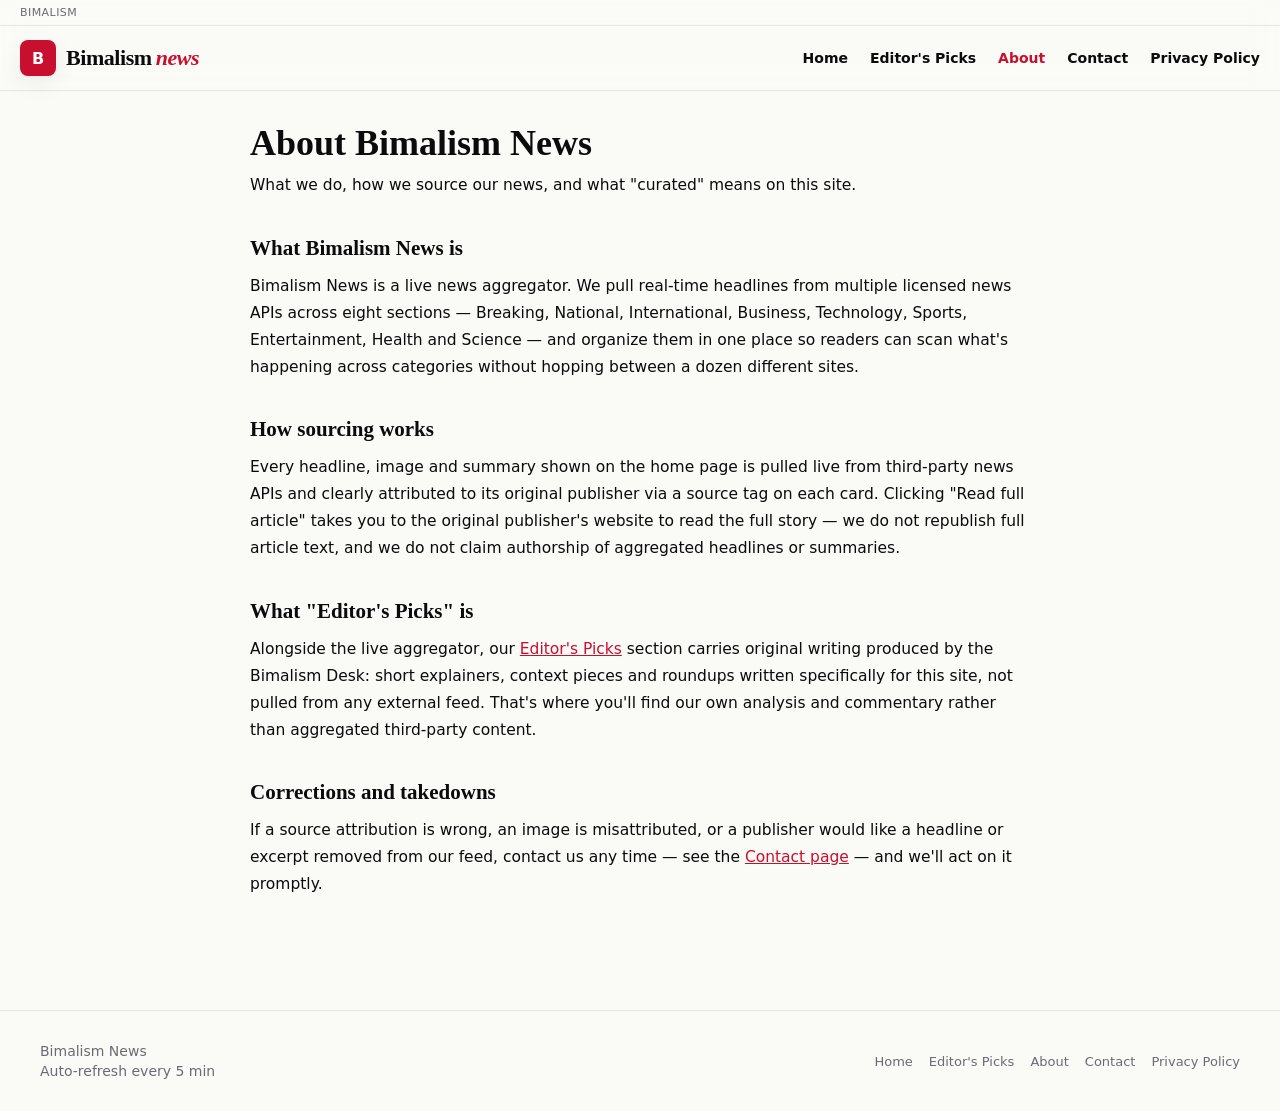
<file: about.html>
<!doctype html>
<html lang="en">
<head>
<meta charset="utf-8"/>
<meta name="viewport" content="width=device-width,initial-scale=1"/>
<title>About — Bimalism News</title>
<meta name="description" content="Bimalism News is a live news aggregator and curation site covering India, World, Business, Tech, Sports, Entertainment, Health and Science — plus original editorial commentary."/>
<link rel="canonical" href="https://www.bimalism.com/about.html"/>
<link rel="stylesheet" href="styles.css"/>
</head>
<body>
<script async src="https://pagead2.googlesyndication.com/pagead/js/adsbygoogle.js?client=ca-pub-7551440219345789"
   crossorigin="anonymous"></script>

<header class="bn-header bn-header-static">
  <div class="bn-topstrip"><span>BIMALISM</span></div>
  <div class="bn-header-row bn-header-row-static">
    <a class="bn-brand" href="index.html">
      <div class="bn-logo-mark">B</div>
      <div class="bn-logo-text">Bimalism<span>news</span></div>
    </a>
    <nav class="bn-static-nav">
      <a href="index.html">Home</a>
      <a href="editors-picks.html">Editor's Picks</a>
      <a class="active" href="about.html">About</a>
      <a href="contact.html">Contact</a>
      <a href="privacy.html">Privacy Policy</a>
    </nav>
  </div>
</header>

<main class="bn-main bn-container bn-static-page">
  <h1>About Bimalism News</h1>
  <p class="bn-static-sub">What we do, how we source our news, and what "curated" means on this site.</p>

  <h2>What Bimalism News is</h2>
  <p>Bimalism News is a live news aggregator. We pull real-time headlines from multiple licensed news APIs across
  eight sections — Breaking, National, International, Business, Technology, Sports, Entertainment, Health and
  Science — and organize them in one place so readers can scan what's happening across categories without
  hopping between a dozen different sites.</p>

  <h2>How sourcing works</h2>
  <p>Every headline, image and summary shown on the home page is pulled live from third-party news APIs and
  clearly attributed to its original publisher via a source tag on each card. Clicking "Read full article" takes
  you to the original publisher's website to read the full story — we do not republish full article text, and we
  do not claim authorship of aggregated headlines or summaries.</p>

  <h2>What "Editor's Picks" is</h2>
  <p>Alongside the live aggregator, our <a href="editors-picks.html">Editor's Picks</a> section carries original
  writing produced by the Bimalism Desk: short explainers, context pieces and roundups written specifically for
  this site, not pulled from any external feed. That's where you'll find our own analysis and commentary rather
  than aggregated third-party content.</p>

  <h2>Corrections and takedowns</h2>
  <p>If a source attribution is wrong, an image is misattributed, or a publisher would like a headline or excerpt
  removed from our feed, contact us any time — see the <a href="contact.html">Contact page</a> — and we'll act
  on it promptly.</p>
</main>

<footer class="bn-footer">
  <div class="bn-container">
    <div class="bn-footer-brand">
      <span>Bimalism News</span>
      <span>Auto-refresh every 5 min</span>
    </div>
    <nav class="bn-footer-nav">
      <a href="index.html">Home</a>
      <a href="editors-picks.html">Editor's Picks</a>
      <a href="about.html">About</a>
      <a href="contact.html">Contact</a>
      <a href="privacy.html">Privacy Policy</a>
    </nav>
  </div>
</footer>
</body>
</html>
</file>
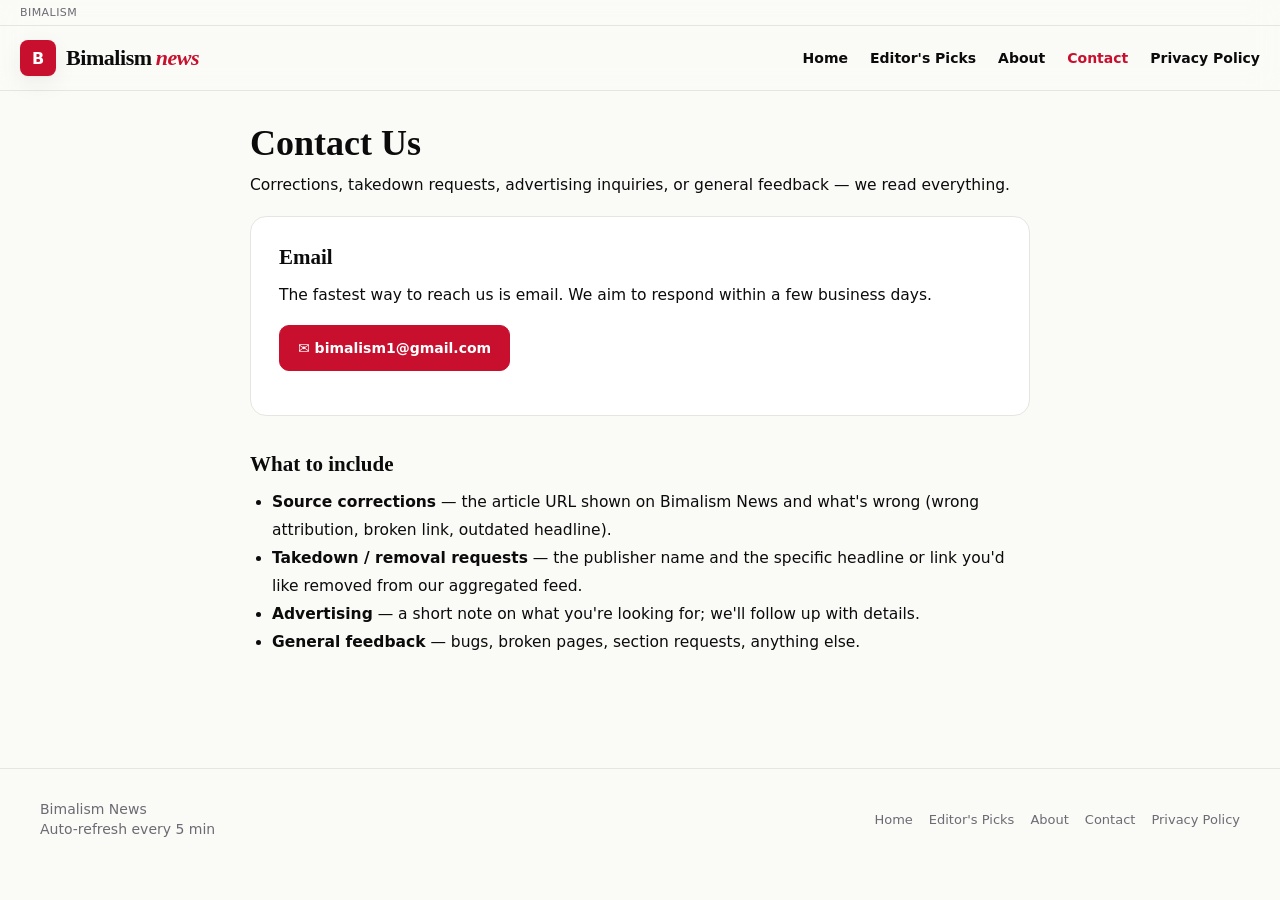
<file: contact.html>
<!doctype html>
<html lang="en">
<head>
<meta charset="utf-8"/>
<meta name="viewport" content="width=device-width,initial-scale=1"/>
<title>Contact — Bimalism News</title>
<meta name="description" content="Get in touch with Bimalism News for corrections, takedown requests, advertising or general feedback."/>
<link rel="canonical" href="https://www.bimalism.com/contact.html"/>
<link rel="stylesheet" href="styles.css"/>
</head>
<body>
<script async src="https://pagead2.googlesyndication.com/pagead/js/adsbygoogle.js?client=ca-pub-7551440219345789"
   crossorigin="anonymous"></script>

<header class="bn-header bn-header-static">
  <div class="bn-topstrip"><span>BIMALISM</span></div>
  <div class="bn-header-row bn-header-row-static">
    <a class="bn-brand" href="index.html">
      <div class="bn-logo-mark">B</div>
      <div class="bn-logo-text">Bimalism<span>news</span></div>
    </a>
    <nav class="bn-static-nav">
      <a href="index.html">Home</a>
      <a href="editors-picks.html">Editor's Picks</a>
      <a href="about.html">About</a>
      <a class="active" href="contact.html">Contact</a>
      <a href="privacy.html">Privacy Policy</a>
    </nav>
  </div>
</header>

<main class="bn-main bn-container bn-static-page">
  <h1>Contact Us</h1>
  <p class="bn-static-sub">Corrections, takedown requests, advertising inquiries, or general feedback — we read everything.</p>

  <div class="bn-contact-card">
    <h2>Email</h2>
    <p>The fastest way to reach us is email. We aim to respond within a few business days.</p>
    <p><a class="bn-btn primary" href="mailto:bimalism1@gmail.com">✉️ bimalism1@gmail.com</a></p>
  </div>

  <h2>What to include</h2>
  <ul>
    <li><strong>Source corrections</strong> — the article URL shown on Bimalism News and what's wrong (wrong
    attribution, broken link, outdated headline).</li>
    <li><strong>Takedown / removal requests</strong> — the publisher name and the specific headline or link you'd
    like removed from our aggregated feed.</li>
    <li><strong>Advertising</strong> — a short note on what you're looking for; we'll follow up with details.</li>
    <li><strong>General feedback</strong> — bugs, broken pages, section requests, anything else.</li>
  </ul>
</main>

<footer class="bn-footer">
  <div class="bn-container">
    <div class="bn-footer-brand">
      <span>Bimalism News</span>
      <span>Auto-refresh every 5 min</span>
    </div>
    <nav class="bn-footer-nav">
      <a href="index.html">Home</a>
      <a href="editors-picks.html">Editor's Picks</a>
      <a href="about.html">About</a>
      <a href="contact.html">Contact</a>
      <a href="privacy.html">Privacy Policy</a>
    </nav>
  </div>
</footer>
</body>
</html>
</file>
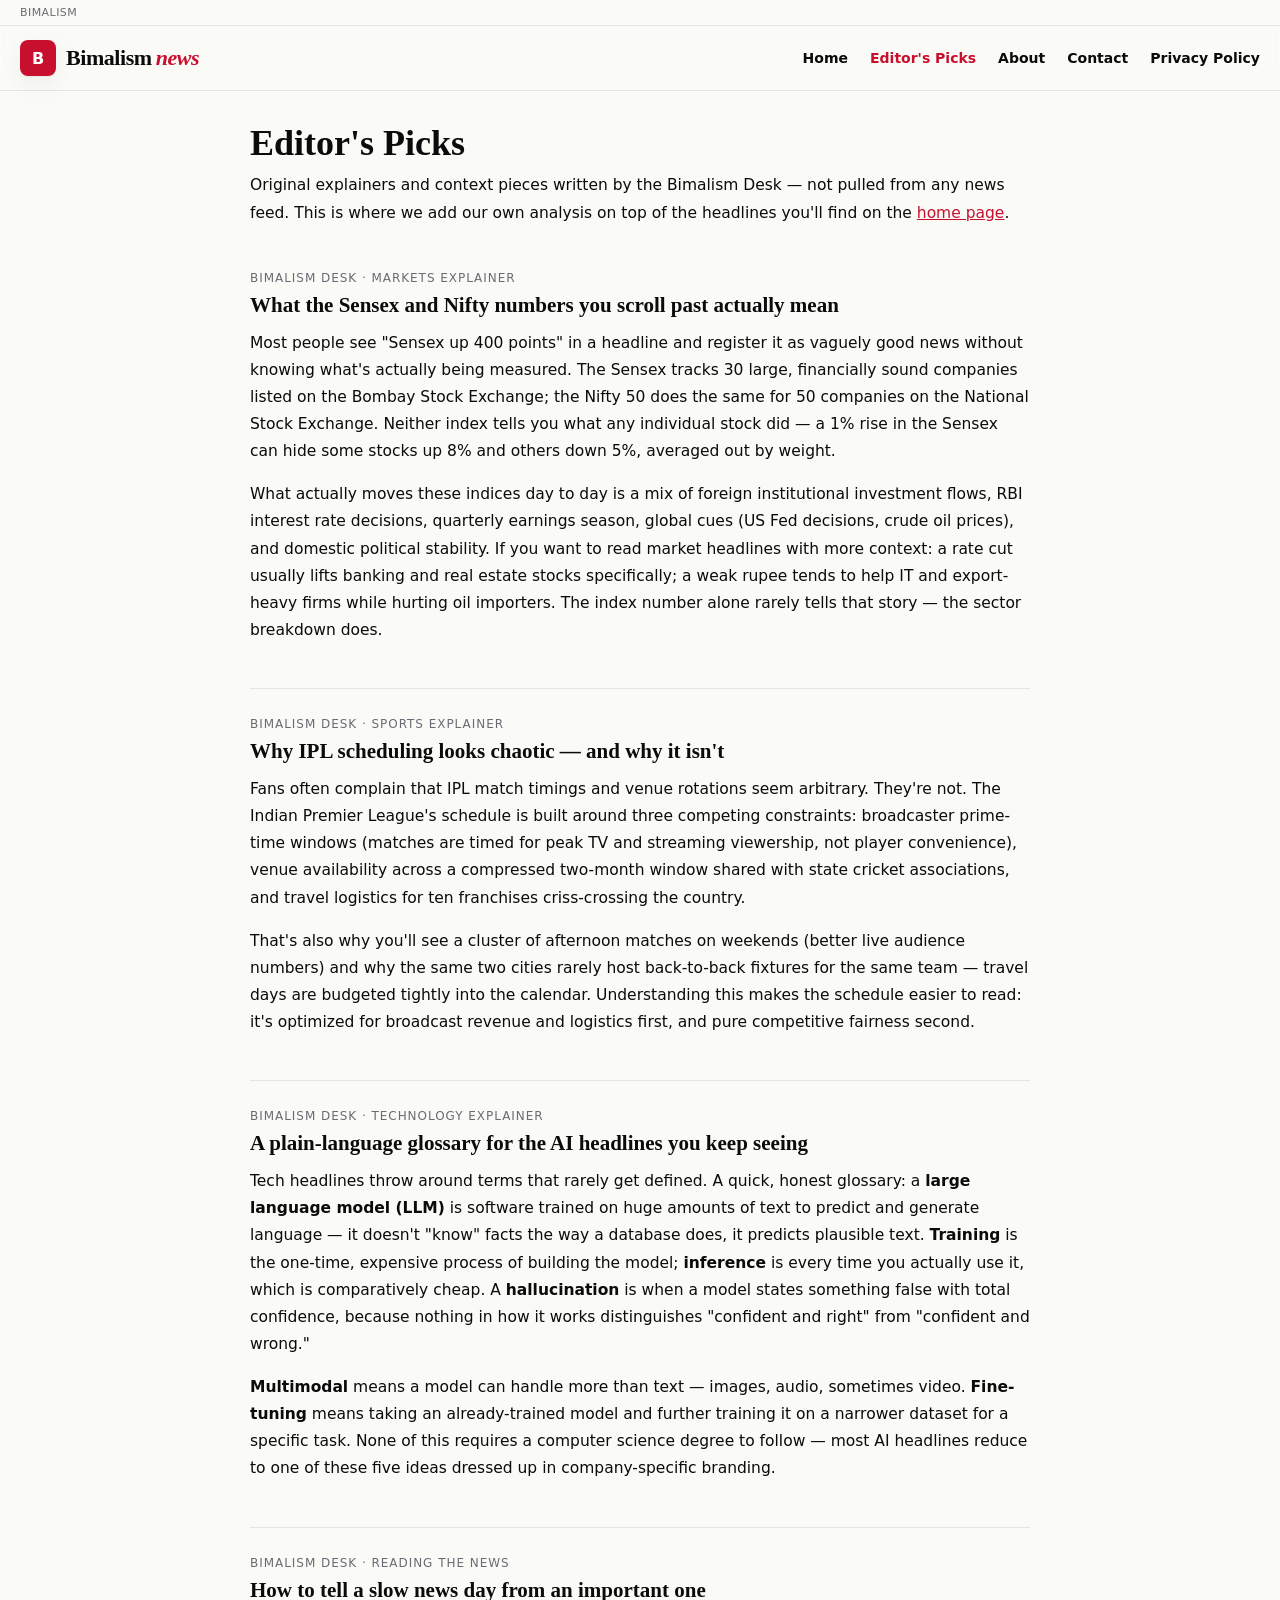
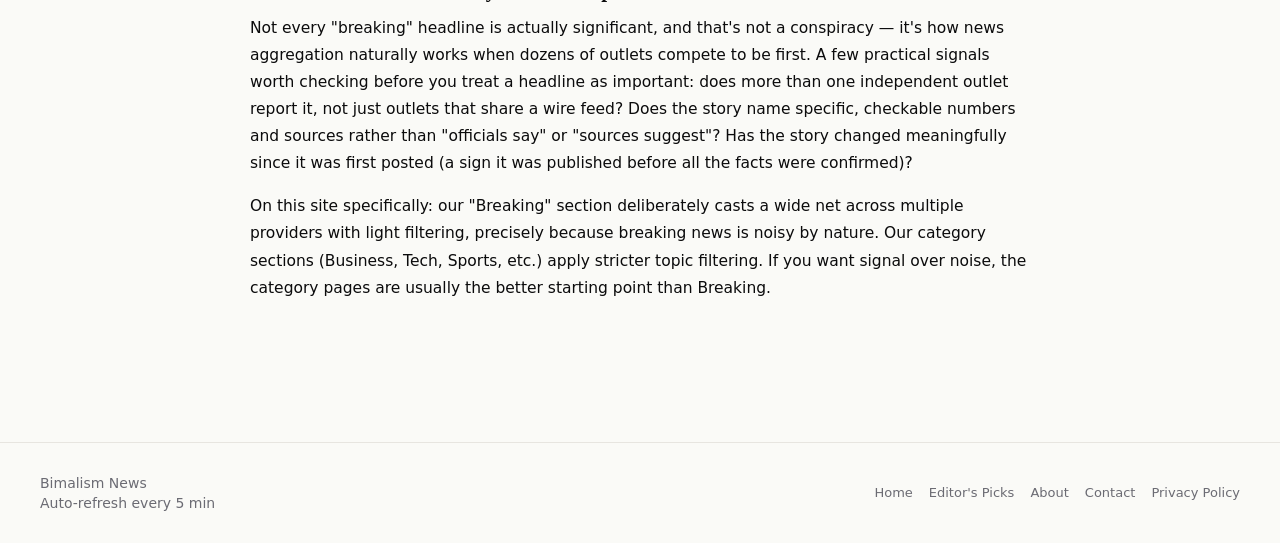
<file: editors-picks.html>
<!doctype html>
<html lang="en">
<head>
<meta charset="utf-8"/>
<meta name="viewport" content="width=device-width,initial-scale=1"/>
<title>Editor's Picks — Bimalism News</title>
<meta name="description" content="Original explainers and context pieces from the Bimalism Desk — written for this site, not aggregated from any feed."/>
<link rel="canonical" href="https://www.bimalism.com/editors-picks.html"/>
<link rel="stylesheet" href="styles.css"/>
</head>
<body>
<script async src="https://pagead2.googlesyndication.com/pagead/js/adsbygoogle.js?client=ca-pub-7551440219345789"
   crossorigin="anonymous"></script>

<header class="bn-header bn-header-static">
  <div class="bn-topstrip"><span>BIMALISM</span></div>
  <div class="bn-header-row bn-header-row-static">
    <a class="bn-brand" href="index.html">
      <div class="bn-logo-mark">B</div>
      <div class="bn-logo-text">Bimalism<span>news</span></div>
    </a>
    <nav class="bn-static-nav">
      <a href="index.html">Home</a>
      <a class="active" href="editors-picks.html">Editor's Picks</a>
      <a href="about.html">About</a>
      <a href="contact.html">Contact</a>
      <a href="privacy.html">Privacy Policy</a>
    </nav>
  </div>
</header>

<main class="bn-main bn-container bn-static-page">
  <h1>Editor's Picks</h1>
  <p class="bn-static-sub">Original explainers and context pieces written by the Bimalism Desk — not pulled from
  any news feed. This is where we add our own analysis on top of the headlines you'll find on the
  <a href="index.html">home page</a>.</p>

  <article class="bn-pick">
    <div class="bn-pick-meta">Bimalism Desk · Markets Explainer</div>
    <h2>What the Sensex and Nifty numbers you scroll past actually mean</h2>
    <p>Most people see "Sensex up 400 points" in a headline and register it as vaguely good news without knowing
    what's actually being measured. The Sensex tracks 30 large, financially sound companies listed on the Bombay
    Stock Exchange; the Nifty 50 does the same for 50 companies on the National Stock Exchange. Neither index
    tells you what any individual stock did — a 1% rise in the Sensex can hide some stocks up 8% and others down
    5%, averaged out by weight.</p>
    <p>What actually moves these indices day to day is a mix of foreign institutional investment flows, RBI
    interest rate decisions, quarterly earnings season, global cues (US Fed decisions, crude oil prices), and
    domestic political stability. If you want to read market headlines with more context: a rate cut usually
    lifts banking and real estate stocks specifically; a weak rupee tends to help IT and export-heavy firms while
    hurting oil importers. The index number alone rarely tells that story — the sector breakdown does.</p>
  </article>

  <article class="bn-pick">
    <div class="bn-pick-meta">Bimalism Desk · Sports Explainer</div>
    <h2>Why IPL scheduling looks chaotic — and why it isn't</h2>
    <p>Fans often complain that IPL match timings and venue rotations seem arbitrary. They're not. The Indian
    Premier League's schedule is built around three competing constraints: broadcaster prime-time windows
    (matches are timed for peak TV and streaming viewership, not player convenience), venue availability across
    a compressed two-month window shared with state cricket associations, and travel logistics for ten franchises
    criss-crossing the country.</p>
    <p>That's also why you'll see a cluster of afternoon matches on weekends (better live audience numbers) and
    why the same two cities rarely host back-to-back fixtures for the same team — travel days are budgeted
    tightly into the calendar. Understanding this makes the schedule easier to read: it's optimized for
    broadcast revenue and logistics first, and pure competitive fairness second.</p>
  </article>

  <article class="bn-pick">
    <div class="bn-pick-meta">Bimalism Desk · Technology Explainer</div>
    <h2>A plain-language glossary for the AI headlines you keep seeing</h2>
    <p>Tech headlines throw around terms that rarely get defined. A quick, honest glossary: a <strong>large
    language model (LLM)</strong> is software trained on huge amounts of text to predict and generate language —
    it doesn't "know" facts the way a database does, it predicts plausible text. <strong>Training</strong> is the
    one-time, expensive process of building the model; <strong>inference</strong> is every time you actually use
    it, which is comparatively cheap. A <strong>hallucination</strong> is when a model states something false
    with total confidence, because nothing in how it works distinguishes "confident and right" from "confident
    and wrong."</p>
    <p><strong>Multimodal</strong> means a model can handle more than text — images, audio, sometimes video.
    <strong>Fine-tuning</strong> means taking an already-trained model and further training it on a narrower
    dataset for a specific task. None of this requires a computer science degree to follow — most AI headlines
    reduce to one of these five ideas dressed up in company-specific branding.</p>
  </article>

  <article class="bn-pick">
    <div class="bn-pick-meta">Bimalism Desk · Reading the News</div>
    <h2>How to tell a slow news day from an important one</h2>
    <p>Not every "breaking" headline is actually significant, and that's not a conspiracy — it's how news
    aggregation naturally works when dozens of outlets compete to be first. A few practical signals worth
    checking before you treat a headline as important: does more than one independent outlet report it, not just
    outlets that share a wire feed? Does the story name specific, checkable numbers and sources rather than
    "officials say" or "sources suggest"? Has the story changed meaningfully since it was first posted (a sign
    it was published before all the facts were confirmed)?</p>
    <p>On this site specifically: our "Breaking" section deliberately casts a wide net across multiple providers
    with light filtering, precisely because breaking news is noisy by nature. Our category sections (Business,
    Tech, Sports, etc.) apply stricter topic filtering. If you want signal over noise, the category pages are
    usually the better starting point than Breaking.</p>
  </article>
</main>

<footer class="bn-footer">
  <div class="bn-container">
    <div class="bn-footer-brand">
      <span>Bimalism News</span>
      <span>Auto-refresh every 5 min</span>
    </div>
    <nav class="bn-footer-nav">
      <a href="index.html">Home</a>
      <a href="editors-picks.html">Editor's Picks</a>
      <a href="about.html">About</a>
      <a href="contact.html">Contact</a>
      <a href="privacy.html">Privacy Policy</a>
    </nav>
  </div>
</footer>
</body>
</html>
</file>
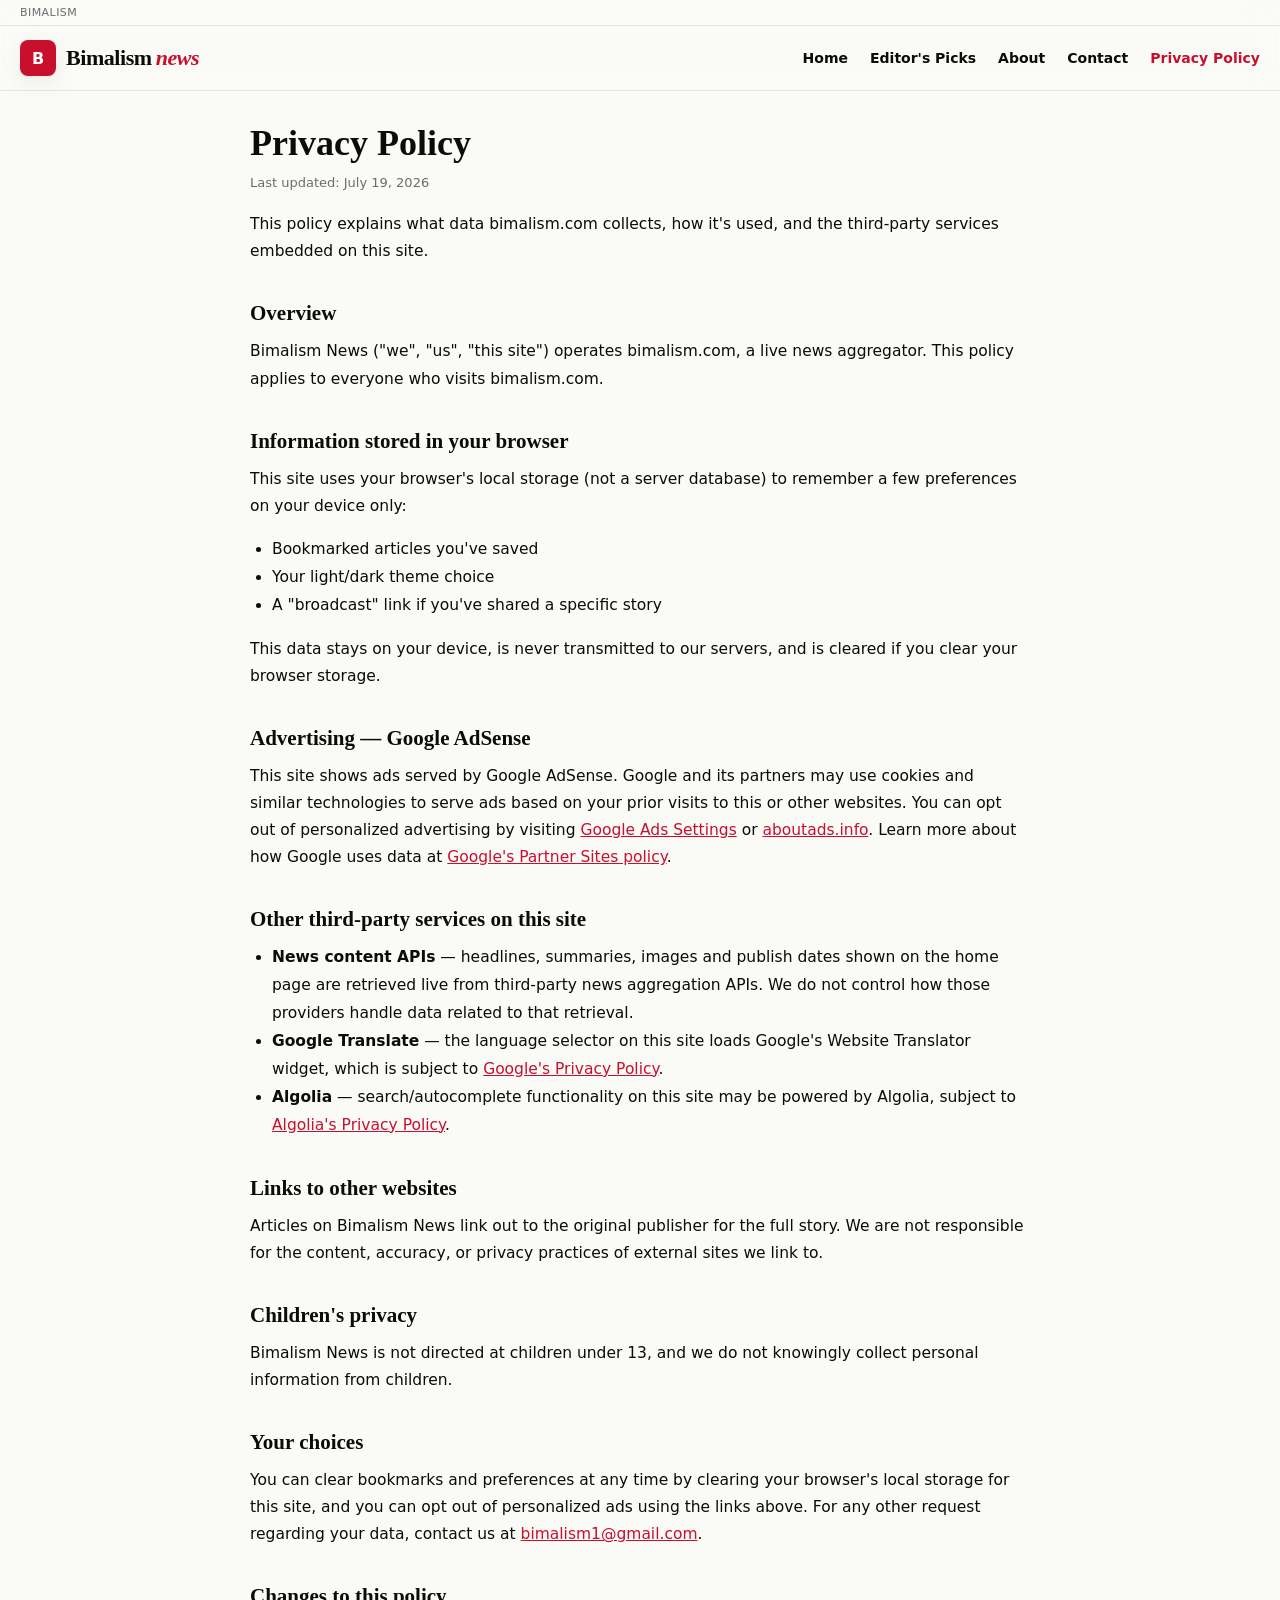
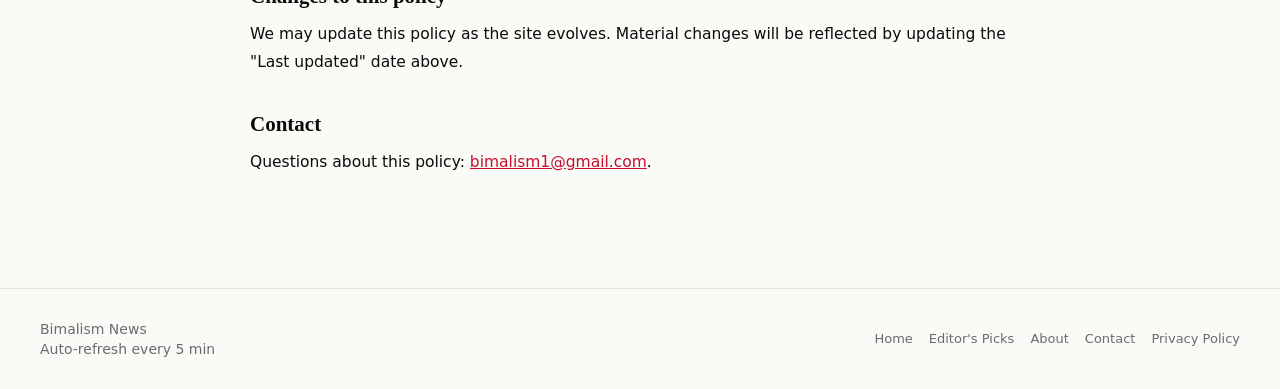
<file: privacy.html>
<!doctype html>
<html lang="en">
<head>
<meta charset="utf-8"/>
<meta name="viewport" content="width=device-width,initial-scale=1"/>
<title>Privacy Policy — Bimalism News</title>
<meta name="description" content="How Bimalism News handles data, cookies, third-party services and advertising."/>
<link rel="canonical" href="https://www.bimalism.com/privacy.html"/>
<link rel="stylesheet" href="styles.css"/>
</head>
<body>

<header class="bn-header bn-header-static">
  <div class="bn-topstrip"><span>BIMALISM</span></div>
  <div class="bn-header-row bn-header-row-static">
    <a class="bn-brand" href="index.html">
      <div class="bn-logo-mark">B</div>
      <div class="bn-logo-text">Bimalism<span>news</span></div>
    </a>
    <nav class="bn-static-nav">
      <a href="index.html">Home</a>
      <a href="editors-picks.html">Editor's Picks</a>
      <a href="about.html">About</a>
      <a href="contact.html">Contact</a>
      <a class="active" href="privacy.html">Privacy Policy</a>
    </nav>
  </div>
</header>

<main class="bn-main bn-container bn-static-page">
  <h1>Privacy Policy</h1>
  <p class="bn-updated">Last updated: July 19, 2026</p>
  <p class="bn-static-sub">This policy explains what data bimalism.com collects, how it's used, and the
  third-party services embedded on this site.</p>

  <h2>Overview</h2>
  <p>Bimalism News ("we", "us", "this site") operates bimalism.com, a live news aggregator. This policy applies
  to everyone who visits bimalism.com.</p>

  <h2>Information stored in your browser</h2>
  <p>This site uses your browser's local storage (not a server database) to remember a few preferences on your
  device only:</p>
  <ul>
    <li>Bookmarked articles you've saved</li>
    <li>Your light/dark theme choice</li>
    <li>A "broadcast" link if you've shared a specific story</li>
  </ul>
  <p>This data stays on your device, is never transmitted to our servers, and is cleared if you clear your
  browser storage.</p>

  <h2>Advertising — Google AdSense</h2>
  <p>This site shows ads served by Google AdSense. Google and its partners may use cookies and similar
  technologies to serve ads based on your prior visits to this or other websites. You can opt out of
  personalized advertising by visiting
  <a href="https://adssettings.google.com" target="_blank" rel="noopener">Google Ads Settings</a> or
  <a href="https://www.aboutads.info" target="_blank" rel="noopener">aboutads.info</a>.
  Learn more about how Google uses data at
  <a href="https://policies.google.com/technologies/partner-sites" target="_blank" rel="noopener">Google's Partner Sites policy</a>.</p>

  <h2>Other third-party services on this site</h2>
  <ul>
    <li><strong>News content APIs</strong> — headlines, summaries, images and publish dates shown on the home
    page are retrieved live from third-party news aggregation APIs. We do not control how those providers handle
    data related to that retrieval.</li>
    <li><strong>Google Translate</strong> — the language selector on this site loads Google's Website Translator
    widget, which is subject to <a href="https://policies.google.com/privacy" target="_blank" rel="noopener">Google's Privacy Policy</a>.</li>
    <li><strong>Algolia</strong> — search/autocomplete functionality on this site may be powered by Algolia,
    subject to <a href="https://www.algolia.com/policies/privacy/" target="_blank" rel="noopener">Algolia's Privacy Policy</a>.</li>
  </ul>

  <h2>Links to other websites</h2>
  <p>Articles on Bimalism News link out to the original publisher for the full story. We are not responsible for
  the content, accuracy, or privacy practices of external sites we link to.</p>

  <h2>Children's privacy</h2>
  <p>Bimalism News is not directed at children under 13, and we do not knowingly collect personal information
  from children.</p>

  <h2>Your choices</h2>
  <p>You can clear bookmarks and preferences at any time by clearing your browser's local storage for this site,
  and you can opt out of personalized ads using the links above. For any other request regarding your data,
  contact us at <a href="mailto:bimalism1@gmail.com">bimalism1@gmail.com</a>.</p>

  <h2>Changes to this policy</h2>
  <p>We may update this policy as the site evolves. Material changes will be reflected by updating the "Last
  updated" date above.</p>

  <h2>Contact</h2>
  <p>Questions about this policy: <a href="mailto:bimalism1@gmail.com">bimalism1@gmail.com</a>.</p>
</main>

<footer class="bn-footer">
  <div class="bn-container">
    <div class="bn-footer-brand">
      <span>Bimalism News</span>
      <span>Auto-refresh every 5 min</span>
    </div>
    <nav class="bn-footer-nav">
      <a href="index.html">Home</a>
      <a href="editors-picks.html">Editor's Picks</a>
      <a href="about.html">About</a>
      <a href="contact.html">Contact</a>
      <a href="privacy.html">Privacy Policy</a>
    </nav>
  </div>
</footer>
</body>
</html>
</file>
<file: styles.css>
:root{--bg:#fafaf7;--surface:#fff;--text:#0b0b0c;--muted:#6b6b73;--line:#e7e5e0;--accent:#c8102e;--accent2:#0b0b0c;--shadow:0 1px 2px rgba(0,0,0,.04),0 8px 24px rgba(0,0,0,.06)}
.dark{--bg:#0c0c0e;--surface:#141418;--text:#f4f3ef;--muted:#9b9ba3;--line:#23232a;--accent:#ff4d6d;--accent2:#fff;--shadow:0 1px 2px rgba(0,0,0,.3),0 12px 40px rgba(0,0,0,.45)}
*,*::before,*::after{box-sizing:border-box}
html,body{margin:0;padding:0}
body{background:var(--bg);color:var(--text);font-family:ui-serif,Georgia,"Times New Roman",serif;-webkit-font-smoothing:antialiased;min-height:100vh}
.bn-container{max-width:1240px;margin:0 auto;padding:0 20px}
.bn-progress{position:fixed;top:0;left:0;height:3px;background:linear-gradient(90deg,var(--accent),#ffb86b);z-index:60;transition:width .15s linear}
.bn-header{position:sticky;top:0;z-index:50;backdrop-filter:saturate(160%) blur(14px);background:color-mix(in srgb,var(--bg) 82%,transparent);border-bottom:1px solid var(--line)}
.bn-topstrip{display:flex;justify-content:space-between;align-items:center;padding:6px 20px;font-family:ui-sans-serif,system-ui;font-size:11px;letter-spacing:.04em;color:var(--muted);border-bottom:1px solid var(--line);text-transform:uppercase}
.bn-header-row{display:grid;grid-template-columns:auto 1fr auto;gap:16px;align-items:center;padding:14px 20px}
.bn-brand{display:flex;align-items:center;gap:10px;text-decoration:none;color:var(--text)}
.bn-logo-mark{width:36px;height:36px;border-radius:8px;background:var(--accent);color:#fff;display:grid;place-items:center;font-weight:800;font-family:ui-sans-serif,system-ui;box-shadow:var(--shadow)}
.bn-logo-text{font-weight:700;font-size:22px;letter-spacing:-.02em}
.bn-logo-text span{color:var(--accent);font-style:italic;margin-left:4px}
.bn-search{display:flex;align-items:center;gap:8px;background:var(--surface);border:1px solid var(--line);border-radius:999px;padding:8px 14px;transition:.2s}
.bn-search:focus-within{border-color:var(--accent);box-shadow:0 0 0 4px color-mix(in srgb,var(--accent) 18%,transparent)}
.bn-search input{flex:1;border:0;background:transparent;outline:none;color:var(--text);font-family:ui-sans-serif,system-ui;font-size:14px;min-width:0}
.bn-search-clear{border:0;background:transparent;color:var(--muted);font-size:20px;cursor:pointer;line-height:1}
.bn-header-actions{display:flex;align-items:center;gap:8px}
.bn-country{background:var(--surface);border:1px solid var(--line);border-radius:8px;padding:8px 10px;color:var(--text);font-family:ui-sans-serif,system-ui;font-size:13px;cursor:pointer}
.bn-icon-btn{position:relative;width:40px;height:40px;border-radius:10px;background:var(--surface);border:1px solid var(--line);color:var(--text);display:grid;place-items:center;cursor:pointer;transition:.2s;font-size:18px}
.bn-icon-btn:hover{transform:translateY(-1px);box-shadow:var(--shadow)}
.bn-icon-btn.active{background:var(--accent);color:#fff;border-color:var(--accent)}
.bn-badge{position:absolute;top:-4px;right:-4px;background:var(--accent);color:#fff;font-family:ui-sans-serif,system-ui;font-size:10px;font-weight:700;padding:2px 6px;border-radius:999px}
.bn-categories{border-bottom:1px solid var(--line)}
.bn-cats-row{display:flex;gap:6px;overflow-x:auto;padding:10px 20px;scrollbar-width:none}
.bn-cats-row::-webkit-scrollbar{display:none}
.bn-cat{flex-shrink:0;background:transparent;border:0;color:var(--muted);padding:8px 14px;border-radius:999px;cursor:pointer;font-family:ui-sans-serif,system-ui;font-size:13px;font-weight:600;letter-spacing:.02em;transition:.2s}
.bn-cat:hover{color:var(--text);background:var(--surface)}
.bn-cat.active{background:var(--accent2);color:var(--bg)}
.bn-ticker{display:flex;align-items:center;gap:12px;background:var(--surface);border-bottom:1px solid var(--line);overflow:hidden;height:42px}
.bn-ticker-tag{background:var(--accent);color:#fff;font-family:ui-sans-serif,system-ui;font-size:11px;font-weight:800;letter-spacing:.15em;padding:6px 12px;margin-left:20px;border-radius:4px;flex-shrink:0;animation:bn-pulse 1.6s infinite}
@keyframes bn-pulse{50%{opacity:.55}}
.bn-ticker-track{flex:1;overflow:hidden;mask-image:linear-gradient(90deg,transparent,#000 6%,#000 94%,transparent)}
.bn-ticker-inner{display:inline-flex;gap:40px;white-space:nowrap;animation:bn-marquee 60s linear infinite;padding-right:40px}
.bn-ticker-inner a{color:var(--text);text-decoration:none;font-size:14px;opacity:.85;cursor:pointer}
.bn-ticker-inner a:hover{opacity:1;color:var(--accent)}
@keyframes bn-marquee{to{transform:translateX(-50%)}}
.bn-main{padding:32px 20px 56px}
.bn-section-title{font-size:32px;letter-spacing:-.02em;margin:0 0 24px}
.bn-section-title .muted{font-size:.55em;font-family:ui-sans-serif,system-ui;font-weight:500;color:var(--muted)}
.bn-hero-grid{display:grid;grid-template-columns:1.5fr 1fr;gap:24px;margin-bottom:40px}
.bn-hero{position:relative;cursor:pointer;border-radius:18px;overflow:hidden;min-height:480px;background:var(--surface);box-shadow:var(--shadow);transition:.3s}
.bn-hero:hover{transform:translateY(-3px)}
.bn-hero-img{position:absolute;inset:0;background-size:cover;background-position:center;transition:transform .8s ease}
.bn-hero:hover .bn-hero-img{transform:scale(1.05)}
.bn-hero::after{content:"";position:absolute;inset:0;background:linear-gradient(to top,rgba(0,0,0,.92) 10%,rgba(0,0,0,.4) 55%,transparent 90%)}
.bn-hero-body{position:absolute;left:0;right:0;bottom:0;padding:32px;color:#fff;z-index:1}
.bn-hero-body h1{font-size:clamp(24px,3vw,40px);line-height:1.15;margin:12px 0}
.bn-hero-body p{color:rgba(255,255,255,.85);font-family:ui-sans-serif,system-ui;font-size:15px;max-width:60ch;margin:0 0 12px}
.bn-featured{display:flex;flex-direction:column;gap:16px}
.bn-feat{display:grid;grid-template-columns:130px 1fr;gap:14px;background:var(--surface);border:1px solid var(--line);border-radius:14px;overflow:hidden;cursor:pointer;transition:.25s}
.bn-feat:hover{transform:translateY(-2px);box-shadow:var(--shadow);border-color:color-mix(in srgb,var(--accent) 35%,var(--line))}
.bn-feat-img{background-size:cover;background-position:center;min-height:130px}
.bn-feat-body{padding:14px 14px 14px 0;display:flex;flex-direction:column;gap:8px}
.bn-feat-body h3{font-size:16px;line-height:1.3;margin:0}
.bn-grid{display:grid;grid-template-columns:repeat(auto-fill,minmax(300px,1fr));gap:24px}
.bn-card{background:var(--surface);border:1px solid var(--line);border-radius:16px;overflow:hidden;cursor:pointer;transition:.25s;display:flex;flex-direction:column;animation:bn-fade .5s ease}
@keyframes bn-fade{from{opacity:0;transform:translateY(12px)}to{opacity:1;transform:none}}
.bn-card:hover{transform:translateY(-4px);box-shadow:var(--shadow);border-color:color-mix(in srgb,var(--accent) 30%,var(--line))}
.bn-card-img{position:relative;aspect-ratio:16/10;background-size:cover;background-position:center;background-color:var(--line);overflow:hidden;transition:transform .6s ease}
.bn-card:hover .bn-card-img,.bn-feat:hover .bn-feat-img{transform:scale(1.04)}
.bn-bookmark{position:absolute;top:12px;right:12px;width:34px;height:34px;border-radius:10px;border:0;background:rgba(0,0,0,.5);backdrop-filter:blur(6px);color:#fff;display:grid;place-items:center;cursor:pointer;transition:.2s;font-size:16px}
.bn-bookmark:hover,.bn-bookmark.on{background:var(--accent)}
.bn-card-body{padding:18px;display:flex;flex-direction:column;gap:10px;flex:1}
.bn-card-body h3{font-size:18px;line-height:1.3;margin:0;display:-webkit-box;-webkit-line-clamp:3;-webkit-box-orient:vertical;overflow:hidden}
.bn-card-body p{color:var(--muted);font-size:14px;line-height:1.5;margin:0;display:-webkit-box;-webkit-line-clamp:2;-webkit-box-orient:vertical;overflow:hidden;font-family:ui-sans-serif,system-ui}
.bn-card-foot{display:flex;justify-content:space-between;align-items:center;margin-top:auto;padding-top:8px;border-top:1px solid var(--line)}
.bn-read{font-family:ui-sans-serif,system-ui;font-size:12px;font-weight:600;color:var(--accent)}
.bn-chip{display:inline-block;background:var(--accent);color:#fff;font-family:ui-sans-serif,system-ui;font-size:10px;font-weight:700;letter-spacing:.1em;text-transform:uppercase;padding:4px 10px;border-radius:4px;width:fit-content}
.bn-meta{font-family:ui-sans-serif,system-ui;font-size:12px;color:var(--muted)}
.bn-empty{grid-column:1/-1;text-align:center;padding:60px 20px;color:var(--muted);font-family:ui-sans-serif,system-ui}
.bn-card.skeleton{pointer-events:none;padding:0}
.bn-card.skeleton .sk-img{aspect-ratio:16/10;background:var(--line)}
.bn-card.skeleton .sk-line{height:14px;border-radius:4px;margin:10px 18px;background:linear-gradient(90deg,var(--line),color-mix(in srgb,var(--line) 40%,var(--surface)),var(--line));background-size:200% 100%;animation:sk 1.4s infinite}
.w70{width:70%}.w90{width:90%}.w50{width:50%}
@keyframes sk{from{background-position:200% 0}to{background-position:-200% 0}}
.bn-modal{position:fixed;inset:0;background:rgba(0,0,0,.7);backdrop-filter:blur(8px);z-index:100;display:grid;place-items:center;padding:20px;animation:bn-fade .25s ease}
.bn-modal-card{background:var(--surface);color:var(--text);border-radius:20px;max-width:780px;width:100%;max-height:90vh;overflow:auto;position:relative;animation:bn-pop .3s cubic-bezier(.2,.9,.3,1.4)}
@keyframes bn-pop{from{transform:scale(.92);opacity:0}to{transform:scale(1);opacity:1}}
.bn-modal-close{position:absolute;top:14px;right:14px;width:36px;height:36px;border-radius:50%;border:0;background:rgba(0,0,0,.5);color:#fff;font-size:22px;cursor:pointer;z-index:2}
.bn-modal-img{aspect-ratio:16/9;background-size:cover;background-position:center;background-color:var(--line)}
.bn-modal-body{padding:28px;display:flex;flex-direction:column;gap:14px}
.bn-modal-body h2{font-size:28px;line-height:1.2;margin:0}
.bn-modal-body p{margin:0;line-height:1.7;font-family:ui-sans-serif,system-ui;font-size:15px}
.bn-modal-actions{display:flex;gap:10px;margin-top:8px;flex-wrap:wrap}
.bn-btn{padding:10px 18px;border-radius:10px;border:1px solid var(--line);background:var(--surface);color:var(--text);cursor:pointer;font-family:ui-sans-serif,system-ui;font-size:14px;font-weight:600;text-decoration:none;transition:.2s;display:inline-block}
.bn-btn:hover{transform:translateY(-1px);box-shadow:var(--shadow)}
.bn-btn.primary{background:var(--accent);color:#fff;border-color:var(--accent)}
.bn-external-feeds{margin-top:44px;padding:24px;border:1px solid var(--line);border-radius:20px;background:var(--surface);box-shadow:var(--shadow)}
.bn-section-head{display:flex;justify-content:space-between;align-items:end;gap:16px;margin-bottom:20px;flex-wrap:wrap}
.bn-section-copy{font-family:ui-sans-serif,system-ui;color:var(--muted);margin:0}
.bn-feed-grid{display:grid;grid-template-columns:repeat(auto-fit,minmax(260px,1fr));gap:18px}
.bn-feed-card{border:1px solid var(--line);border-radius:16px;padding:16px;background:color-mix(in srgb,var(--surface) 90%,var(--bg));display:flex;flex-direction:column;gap:12px;min-height:220px}
.bn-feed-top{display:flex;justify-content:space-between;align-items:center;gap:10px}
.bn-text-link{font-family:ui-sans-serif,system-ui;font-size:12px;font-weight:700;color:var(--accent);text-decoration:none}
.bn-feed-embed{min-height:360px}
.bn-feed-embed iframe{flex:1;min-height:320px;width:100%;border:0;border-radius:12px;background:var(--bg)}
.bn-feed-card h3{margin:0;font-size:20px}
.bn-feed-card p{margin:0;color:var(--muted);font-family:ui-sans-serif,system-ui;line-height:1.6}
.bn-footer{border-top:1px solid var(--line);padding:32px 20px;margin-top:40px;font-family:ui-sans-serif,system-ui;font-size:14px;color:var(--muted)}
.bn-footer .bn-container{display:flex;justify-content:space-between;align-items:center;flex-wrap:wrap;gap:12px}
.bn-scrolltop{position:fixed;bottom:24px;right:24px;width:46px;height:46px;border-radius:50%;border:1px solid var(--line);background:var(--surface);color:var(--text);font-size:20px;font-weight:700;cursor:pointer;box-shadow:var(--shadow);z-index:40;transition:.2s}
.bn-scrolltop:hover{background:var(--accent);color:#fff;border-color:var(--accent)}
.bn-install{position:fixed;left:24px;bottom:24px;z-index:40}
@media (max-width:900px){.bn-hero-grid{grid-template-columns:1fr}.bn-hero{min-height:380px}.bn-header-row{grid-template-columns:auto auto}.bn-search{grid-column:1/-1;order:3}.bn-country{display:none}}
@media (max-width:520px){.bn-logo-text{font-size:18px}.bn-hero-body{padding:20px}.bn-section-title{font-size:24px}.bn-feat{grid-template-columns:100px 1fr}.bn-main{padding:20px 16px 40px}.bn-topstrip>span:last-child{display:none}}
@media (prefers-reduced-motion:reduce){*,*::before,*::after{animation:none!important;transition:none!important}}

/* ============== SITE FOOTER NAV ============== */
.bn-footer-brand{display:flex;flex-direction:column;gap:4px}
.bn-footer-nav{display:flex;gap:16px;flex-wrap:wrap}
.bn-footer-nav a{color:var(--muted);text-decoration:none;font-size:13px}
.bn-footer-nav a:hover{color:var(--accent)}

/* ============== STATIC PAGE HEADER/NAV ============== */
.bn-header-row-static{grid-template-columns:auto 1fr}
.bn-static-nav{display:flex;gap:22px;justify-content:flex-end;align-items:center;font-family:ui-sans-serif,system-ui;font-size:14px}
.bn-static-nav a{color:var(--text);text-decoration:none;font-weight:600}
.bn-static-nav a:hover,.bn-static-nav a.active{color:var(--accent)}
@media (max-width:700px){.bn-static-nav{gap:12px;font-size:13px;flex-wrap:wrap;justify-content:flex-start}}

/* ============== STATIC / PROSE PAGES ============== */
.bn-static-page{max-width:820px;margin:0 auto}
.bn-static-page h1{font-size:36px;line-height:1.15;margin:0 0 8px}
.bn-static-sub{color:var(--muted);font-family:ui-sans-serif,system-ui;margin:0 0 32px;font-size:15px}
.bn-static-page h2{font-size:21px;margin:36px 0 12px}
.bn-static-page p{line-height:1.75;margin:0 0 16px;font-family:ui-sans-serif,system-ui;font-size:15.5px;color:var(--text)}
.bn-static-page ul{line-height:1.8;font-family:ui-sans-serif,system-ui;font-size:15.5px;padding-left:22px;margin:0 0 16px}
.bn-static-page a{color:var(--accent)}
.bn-static-page .bn-updated{color:var(--muted);font-family:ui-sans-serif,system-ui;font-size:13px}

/* ============== EDITOR'S PICKS ============== */
.bn-pick{padding:28px 0;border-bottom:1px solid var(--line)}
.bn-pick:last-child{border-bottom:0}
.bn-pick-meta{font-family:ui-sans-serif,system-ui;font-size:12px;color:var(--muted);text-transform:uppercase;letter-spacing:.08em;margin-bottom:8px}
.bn-pick h2{margin-top:0}
.bn-contact-card{background:var(--surface);border:1px solid var(--line);border-radius:16px;padding:28px;margin-top:8px}
.bn-contact-card h2{margin-top:0}
</file>
